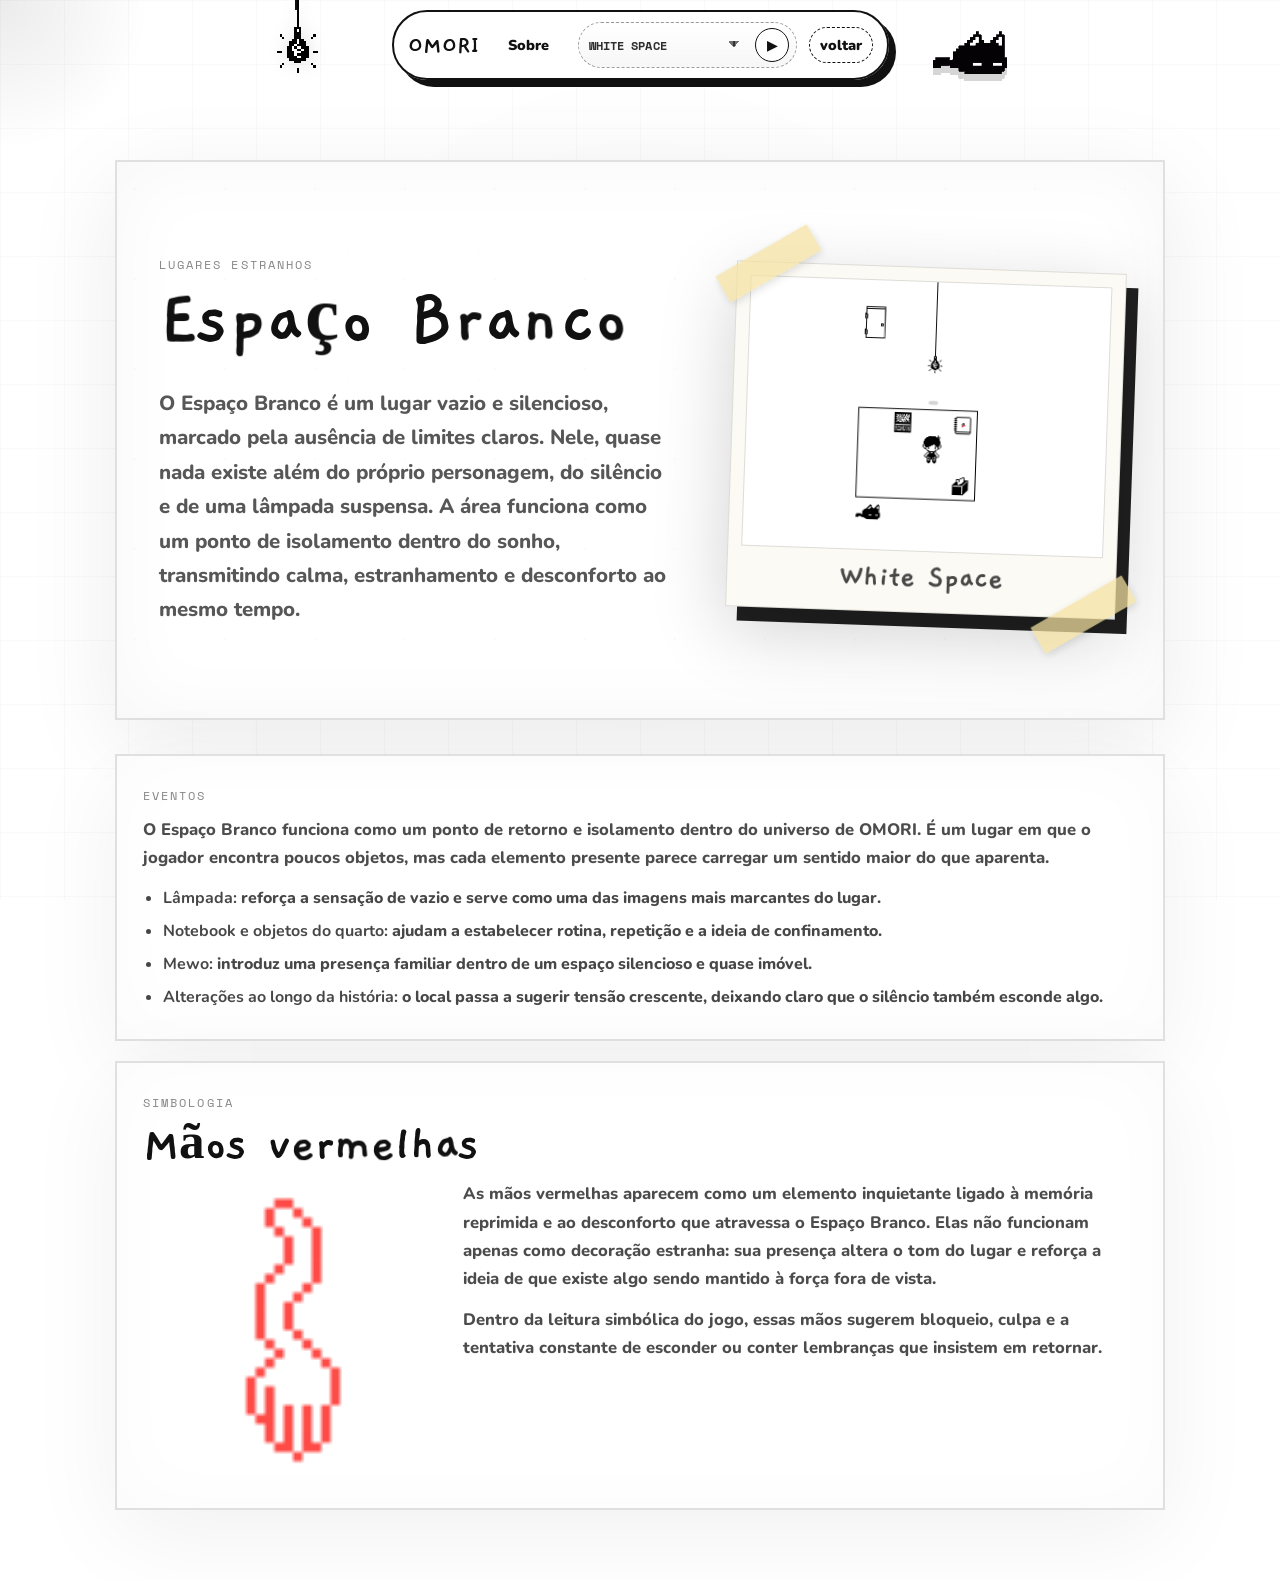
<file: white-space.html>
<!DOCTYPE html>
<html lang="pt-BR">
<head>
  <meta charset="UTF-8" />
  <meta name="viewport" content="width=device-width, initial-scale=1.0" />
  <title>OMORI | Espaço Branco</title>
  <link rel="preconnect" href="https://fonts.googleapis.com" />
  <link rel="preconnect" href="https://fonts.gstatic.com" crossorigin />
  <link href="https://fonts.googleapis.com/css2?family=Gaegu:wght@400;700&family=Nunito:wght@400;700;900&family=Space+Mono:wght@400;700&display=swap" rel="stylesheet" />
  <link rel="icon" href="assets/images/omori_icon.gif" type="image/gif" />
  <link rel="stylesheet" href="white-space.css" />
</head>
<body id="top">
  <div class="cursor-light" id="cursorLight"></div>
  <div class="top-scroll-blur" aria-hidden="true"></div>

  <header class="site-header">
      <button class="white-lamp" id="whiteLamp" type="button" aria-label="Examinar lâmpada do Espaço Branco">
        <img src="assets/images/lightbulb.webp" alt="Lâmpada pendurada" />
      </button>
    <div class="nav-pill white-nav-pill">
      <a class="brand" href="#top">OMORI</a>

      <nav class="nav white-nav" aria-label="Navegação do Espaço Branco">
        <a href="#sobre">Sobre</a>
      </nav>

      <div class="music-box white-music-box" aria-label="Músicas do Espaço Branco">
        <label class="sr-only" for="whiteMusicSelect">Escolher música</label>
        <select id="whiteMusicSelect">
          <option value="assets/audio/OMORI OST - 002 WHITE SPACE [Extended] [ZzaSOis0_VU].mp3">WHITE SPACE</option>
          <option value="assets/audio/OMORI OST - 004 Spaces In-between [ljAyy-dhAz0](1).mp3">Spaces In-between</option>
          <option value="assets/audio/OMORI OST - 012 Trees... - (320 Kbps).mp3">Trees...</option>
          <option value="assets/audio/faraway-park-theme.mp3">By Your Side</option>
          <option value="assets/audio/hobbeez-theme.mp3">Bargain Bin Boys</option>
          <option value="assets/audio/OMORI OST - 092 Dear Little Brother.mp3">Dear Little Brother</option>
          <option value="assets/audio/OMORI OST - 015 Tussle Among Trees.mp3">Tussle Among Trees</option>
        </select>
        <button class="sound-btn white-sound-btn" id="whiteSoundBtn" type="button" aria-label="Tocar ou pausar música">▶</button>
      </div>

      <a class="back-link" href="index.html#mundos">voltar</a>
    </div>

    <button class="mewo-dock" id="mewoBtn" type="button" aria-label="Mewo">
      <img src="assets/images/mewo.gif" alt="Mewo" />
      <span id="mewoMessage">Esperando algo acontecer?</span>
    </button>
  </header>

  <main class="white-space-page">
    <section class="white-room">
      <div class="white-noise" aria-hidden="true"></div>
      <div class="white-content">
        <div class="white-text" id="sobre">
          <span class="tag">lugares estranhos</span>
          <h1 class="white-room-title soft-glitch-title">Espaço Branco</h1>
          <p class="white-description">
            O Espaço Branco é um lugar vazio e silencioso, marcado pela ausência de limites claros. Nele, quase nada existe além do próprio personagem, do silêncio e de uma lâmpada suspensa. A área funciona como um ponto de isolamento dentro do sonho, transmitindo calma, estranhamento e desconforto ao mesmo tempo.
          </p>
        </div>

        <figure class="white-polaroid">
          <span class="tape tape-left"></span>
          <span class="tape tape-right"></span>
          <img src="assets/images/espacobranco.png" alt="Espaço Branco" />
          <figcaption>White Space</figcaption>
        </figure>
      </div>

    </section>

    <section class="white-extra-section" id="eventos">
      <div class="white-extra-grid">
        <article class="white-detail-card">
          <span class="tag">eventos</span>
                    <p>
            O Espaço Branco funciona como um ponto de retorno e isolamento dentro do universo de OMORI. É um lugar em que o jogador encontra poucos objetos, mas cada elemento presente parece carregar um sentido maior do que aparenta.
          </p>
          <ul class="white-event-list">
            <li><strong>Lâmpada:</strong> reforça a sensação de vazio e serve como uma das imagens mais marcantes do lugar.</li>
            <li><strong>Notebook e objetos do quarto:</strong> ajudam a estabelecer rotina, repetição e a ideia de confinamento.</li>
            <li><strong>Mewo:</strong> introduz uma presença familiar dentro de um espaço silencioso e quase imóvel.</li>
            <li><strong>Alterações ao longo da história:</strong> o local passa a sugerir tensão crescente, deixando claro que o silêncio também esconde algo.</li>
          </ul>
        </article>

        <article class="white-detail-card redhands-card">
          <span class="tag">simbologia</span>
          <h2 class="soft-glitch-title">Mãos vermelhas</h2>
          <div class="redhands-layout">
            <figure class="redhands-figure" id="redHandsFigure">
              <img id="redHandsImage" src="assets/images/redhands.webp" alt="Mãos vermelhas do Espaço Branco" />
              <div class="redhands-fallback" id="redHandsFallback">adicione “redhands.webp” em assets/images para exibir a imagem aqui</div>
            </figure>

            <div class="redhands-copy">
              <p>
                As mãos vermelhas aparecem como um elemento inquietante ligado à memória reprimida e ao desconforto que atravessa o Espaço Branco. Elas não funcionam apenas como decoração estranha: sua presença altera o tom do lugar e reforça a ideia de que existe algo sendo mantido à força fora de vista.
              </p>
              <p>
                Dentro da leitura simbólica do jogo, essas mãos sugerem bloqueio, culpa e a tentativa constante de esconder ou conter lembranças que insistem em retornar.
              </p>
            </div>
          </div>
        </article>
      </div>
    </section>
  </main>

  <div id="lightbulb-modal" class="lightbulb-modal" aria-hidden="true">
    <div class="lightbulb-modal-box" role="dialog" aria-modal="true" aria-label="Lâmpada do Espaço Branco">
      <button id="lightbulb-close" class="lightbulb-close" type="button" aria-label="Fechar">×</button>
      <div class="lightbulb-scene">
        <img class="lightbulb-view" src="assets/images/lightbulb-view.webp" alt="Lâmpada do Espaço Branco" />
        <div class="lightbulb-dialog">
          <img src="assets/images/output.png" alt="" class="lightbulb-dialog-box" />
          <p id="lightbulb-dialog-text" class="lightbulb-dialog-text"></p>
        </div>
      </div>
    </div>
  </div>

  <audio id="bgMusic" preload="none"></audio>
  <audio id="mewoAudio" preload="none" src="assets/audio/omori-meow.mp3"></audio>
  <audio id="textboxAudio" preload="none" src="assets/audio/Talking (Text Box) _ OMORI SFX [kc4WYXwDgV4].mp3"></audio>
  <script src="white-space.js"></script>
</body>
</html>
</file>
<file: white-space.css>
:root {
  --ink: #111;
  --paper: #fff;
  --line: rgba(0,0,0,.18);
}

* { box-sizing: border-box; }
html { scroll-behavior: smooth; }
body {
  min-height: 100vh;
  margin: 0;
  color: var(--ink);
  background: #fff;
  font-family: "Nunito", system-ui, sans-serif;
  overflow-x: hidden;
}

body::before {
  content: "";
  position: fixed;
  inset: 0;
  background:
    radial-gradient(circle at 50% 45%, rgba(0,0,0,.025), transparent 22rem),
    linear-gradient(90deg, rgba(0,0,0,.025) 1px, transparent 1px),
    linear-gradient(rgba(0,0,0,.018) 1px, transparent 1px);
  background-size: auto, 64px 64px, 64px 64px;
  pointer-events: none;
  z-index: -2;
}

.cursor-light {
  position: fixed;
  width: 340px;
  height: 340px;
  border-radius: 50%;
  pointer-events: none;
  transform: translate(-50%, -50%);
  background: radial-gradient(circle, rgba(0,0,0,.08), transparent 62%);
  mix-blend-mode: multiply;
  z-index: 5;
}

.site-header {
  position: fixed;
  top: 18px;
  left: 0;
  right: 0;
  z-index: 30;
  display: flex;
  justify-content: center;
  pointer-events: none;
}

.nav-pill {
  pointer-events: auto;
  display: flex;
  align-items: center;
  gap: 18px;
  padding: 10px 14px;
  border: 2px solid #111;
  border-radius: 999px;
  background: rgba(255,255,255,.86);
  box-shadow: 7px 7px 0 #111;
  backdrop-filter: blur(8px);
}

.brand {
  color: #111;
  text-decoration: none;
  font-family: "Gaegu", cursive;
  font-weight: 700;
  font-size: 1.65rem;
}

.nav { display: flex; gap: 10px; flex-wrap: wrap; }
.nav a, .back-link {
  color: #111;
  text-decoration: none;
  font-weight: 900;
  font-size: .9rem;
  padding: 7px 10px;
  border-radius: 999px;
}
.nav a:hover, .back-link:hover { background: #111; color: #fff; }
.back-link { border: 1px dashed #111; }

.mewo-dock {
  pointer-events: auto;
  position: fixed;
  right: clamp(18px, 4vw, 54px);
  top: 72px;
  appearance: none;
  border: 0;
  background: transparent;
  padding: 0;
  cursor: pointer;
  z-index: 35;
}

.mewo-dock img {
  width: clamp(88px, 10vw, 140px);
  image-rendering: pixelated;
  filter: drop-shadow(0 8px 0 rgba(0,0,0,.18));
}

#mewoMessage {
  position: absolute;
  right: 78%;
  top: 34%;
  min-width: 210px;
  padding: 10px 14px;
  border: 2px solid #111;
  background: #fff;
  color: #111;
  box-shadow: 5px 5px 0 #111;
  font-family: "Gaegu", cursive;
  font-size: 1.25rem;
  opacity: 0;
  transform: translateX(12px);
  transition: .35s ease;
  pointer-events: none;
}

#mewoMessage.show { opacity: 1; transform: translateX(0); }

.white-space-page {
  min-height: 100vh;
  display: grid;
  place-items: center;
  padding: 130px 22px 60px;
}

.white-room {
  position: relative;
  width: min(1050px, 100%);
  min-height: 560px;
  display: grid;
  place-items: center;
  border: 2px solid rgba(0,0,0,.12);
  background: rgba(255,255,255,.92);
  box-shadow: inset 0 0 80px rgba(0,0,0,.035), 0 24px 90px rgba(0,0,0,.08);
  overflow: hidden;
}

.white-noise {
  position: absolute;
  inset: 0;
  opacity: .45;
  background-image:
    radial-gradient(circle at 20% 30%, rgba(0,0,0,.035) 0 1px, transparent 2px),
    radial-gradient(circle at 78% 68%, rgba(0,0,0,.025) 0 1px, transparent 2px);
  background-size: 90px 90px, 130px 130px;
  animation: drift 18s linear infinite;
}
@keyframes drift { to { background-position: 220px 90px, -160px 180px; } }

.white-content {
  position: relative;
  z-index: 2;
  width: min(620px, 86%);
  text-align: center;
}
.tag {
  font-family: "Space Mono", monospace;
  text-transform: uppercase;
  letter-spacing: .18em;
  font-size: .72rem;
  color: rgba(0,0,0,.48);
}
.white-content h1 {
  margin: 10px 0;
  font-family: "Gaegu", cursive;
  font-size: clamp(4.5rem, 15vw, 12rem);
  line-height: .75;
  letter-spacing: .02em;
}
.white-content p {
  margin: 12px auto 0;
  max-width: 560px;
  color: rgba(0,0,0,.62);
  font-size: clamp(1rem, 2vw, 1.2rem);
  line-height: 1.55;
  font-weight: 800;
}
.white-line { color: #111 !important; letter-spacing: .03em; }

.white-lamp {
  position: absolute;
  top: clamp(48px, 10vw, 92px);
  right: clamp(44px, 12vw, 170px);
  z-index: 4;
  appearance: none;
  border: 0;
  background: transparent;
  padding: 0;
  cursor: pointer;
  animation: lampFloat 4.5s ease-in-out infinite;
}
.white-lamp img {
  width: clamp(58px, 8vw, 92px);
  image-rendering: pixelated;
  filter: drop-shadow(0 0 8px rgba(0,0,0,.12));
}
.white-lamp:hover img { filter: drop-shadow(0 0 16px rgba(0,0,0,.25)); }
@keyframes lampFloat { 0%,100%{ transform: translateY(0); } 50%{ transform: translateY(-8px); } }

.lightbulb-modal {
  position: fixed;
  inset: 0;
  display: flex;
  align-items: center;
  justify-content: center;
  padding: 20px;
  background: rgba(255,255,255,.86);
  opacity: 0;
  visibility: hidden;
  pointer-events: none;
  transition: opacity .32s ease, visibility .32s ease;
  z-index: 1000;
}
.lightbulb-modal.show { opacity: 1; visibility: visible; pointer-events: auto; }
.lightbulb-modal-box { position: relative; width: min(90vw, 700px); transform: scale(.985); transition: transform .32s ease; }
.lightbulb-modal.show .lightbulb-modal-box { transform: scale(1); }
.lightbulb-close {
  position: absolute;
  top: -14px;
  right: -14px;
  width: 38px;
  height: 38px;
  border: 2px solid #111;
  border-radius: 50%;
  cursor: pointer;
  font-size: 24px;
  line-height: 1;
  background: #fff;
  color: #111;
  z-index: 5;
  font-family: inherit;
}
.lightbulb-scene { position: relative; background: #fff; border: 2px solid #111; box-shadow: 8px 8px 0 #111; }
.lightbulb-view { display: block; width: 100%; height: auto; image-rendering: pixelated; }
.lightbulb-dialog { position: absolute; left: 50%; bottom: 3%; transform: translateX(-50%); width: min(92%, 640px); }
.lightbulb-dialog-box { display: block; width: 100%; image-rendering: pixelated; }
.lightbulb-dialog-text {
  position: absolute;
  left: 3%;
  top: 18%;
  width: 94%;
  margin: 0;
  color: #fff;
  font-family: "Gaegu", cursive;
  font-size: clamp(15px, 2vw, 21px);
  font-weight: 700;
  line-height: 1.25;
  white-space: pre-line;
  text-align: left;
}

@media (max-width: 760px) {
  .nav-pill { max-width: calc(100vw - 22px); justify-content: center; border-radius: 24px; flex-wrap: wrap; }
  .mewo-dock { top: 126px; right: 16px; }
  #mewoMessage { right: 58%; min-width: 175px; font-size: 1.05rem; }
  .white-space-page { padding-top: 190px; }
  .white-room { min-height: 560px; }
  .white-lamp { top: 38px; right: 38px; }
}


/* v47: reposicionamento do Espaço Branco */
.white-lamp {
  position: fixed !important;
  top: -2px !important;
  left: calc(50% - min(42vw, 360px)) !important;
  right: auto !important;
  z-index: 38 !important;
  transform-origin: top center;
}

.white-lamp::before {
  content: "";
  position: absolute;
  left: 50%;
  top: -42px;
  width: 2px;
  height: 54px;
  background: #111;
  transform: translateX(-50%);
  pointer-events: none;
}

.white-lamp img {
  width: clamp(54px, 6vw, 78px) !important;
}

.mewo-dock {
  top: 50px !important;
  right: clamp(18px, 3vw, 42px) !important;
  z-index: 39 !important;
}

.mewo-dock img {
  width: clamp(72px, 7vw, 96px) !important;
  filter: drop-shadow(0 7px 0 rgba(0,0,0,.16));
}

#mewoMessage {
  right: 96% !important;
  top: 34% !important;
}

@media (max-width: 760px) {
  .white-lamp {
    top: 4px !important;
    left: 18px !important;
  }

  .white-lamp img {
    width: 54px !important;
  }

  .mewo-dock {
    top: 116px !important;
    right: 14px !important;
  }

  .mewo-dock img {
    width: 74px !important;
  }
}


/* v48: Espaço Branco com imagem estilo polaroid e texto revisado */
.white-content {
  width: min(1040px, 92%);
  display: grid !important;
  grid-template-columns: minmax(0, 1fr) minmax(260px, 390px);
  gap: clamp(28px, 5vw, 58px);
  align-items: center;
  justify-items: center;
  text-align: left !important;
}

.white-text {
  max-width: 620px;
  justify-self: end;
}

.white-text .tag {
  text-align: left;
}

.white-text h1 {
  text-align: left;
}

.white-description {
  max-width: 620px;
  margin: 22px 0 0 !important;
  color: rgba(0,0,0,.66) !important;
  font-size: clamp(1.05rem, 1.75vw, 1.28rem) !important;
  line-height: 1.68 !important;
  font-weight: 800;
}

.white-polaroid {
  position: relative;
  width: min(390px, 100%);
  margin: 0;
  padding: 13px 13px 60px;
  border: 1px solid rgba(0,0,0,.12);
  background: #fbfaf5;
  box-shadow: 12px 14px 0 rgba(0,0,0,.88), 0 22px 70px rgba(0,0,0,.18);
  transform: rotate(2deg);
}

.white-polaroid img {
  display: block;
  width: 100%;
  border: 1px solid rgba(0,0,0,.12);
  image-rendering: pixelated;
}

.white-polaroid figcaption {
  position: absolute;
  left: 0;
  right: 0;
  bottom: 14px;
  text-align: center;
  font-family: "Gaegu", cursive;
  font-size: clamp(1.45rem, 3vw, 2rem);
  font-weight: 700;
  color: rgba(20,20,20,.78);
  transform: rotate(-1deg);
}

.white-polaroid .tape {
  position: absolute;
  width: 105px;
  height: 30px;
  background: rgba(245, 226, 160, .72);
  box-shadow: 0 3px 8px rgba(0,0,0,.12);
  z-index: 2;
}

.white-polaroid .tape-left {
  top: -14px;
  left: -22px;
  transform: rotate(-32deg);
}

.white-polaroid .tape-right {
  right: -22px;
  bottom: -12px;
  transform: rotate(-32deg);
}

@media (max-width: 860px) {
  .white-content {
    grid-template-columns: 1fr;
    text-align: center !important;
  }

  .white-text {
    justify-self: center;
  }

  .white-text .tag,
  .white-text h1 {
    text-align: center;
  }

  .white-description {
    text-align: center;
  }
}


/* v49: navbar independente do Espaço Branco */
.white-nav-pill {
  gap: 14px;
  padding: 10px 16px;
  background: rgba(255,255,255,.92);
}

.white-nav {
  gap: 8px;
}

.white-nav a {
  min-width: 74px;
  text-align: center;
}

.sr-only {
  position: absolute !important;
  width: 1px !important;
  height: 1px !important;
  padding: 0 !important;
  margin: -1px !important;
  overflow: hidden !important;
  clip: rect(0, 0, 0, 0) !important;
  white-space: nowrap !important;
  border: 0 !important;
}

.white-music-box {
  display: flex;
  align-items: center;
  gap: 8px;
  padding: 4px 4px 4px 10px;
  border: 1px dashed rgba(0,0,0,.5);
  border-radius: 999px;
  background: rgba(255,255,255,.86);
}

.white-music-box select {
  appearance: none;
  border: 0;
  outline: none;
  background: transparent;
  color: #111;
  font-family: "Space Mono", monospace;
  font-size: .82rem;
  font-weight: 700;
  min-width: 168px;
  cursor: pointer;
}

.white-sound-btn {
  min-width: 36px;
  width: 36px;
  height: 36px;
  border: 1px solid #111;
  border-radius: 50%;
  background: #fff;
  color: #111;
  font-weight: 900;
  cursor: pointer;
  transition: background .22s ease, color .22s ease, transform .22s ease;
}

.white-sound-btn:hover {
  background: #111;
  color: #fff;
  transform: translateY(-1px);
}

.white-sound-btn.is-playing {
  background: #111;
  color: #fff;
}

@media (max-width: 980px) {
  .white-nav-pill {
    flex-wrap: wrap;
    justify-content: center;
  }

  .white-music-box {
    order: 4;
  }
}

@media (max-width: 640px) {
  .white-music-box {
    width: 100%;
    justify-content: space-between;
    border-radius: 24px;
  }

  .white-music-box select {
    min-width: 0;
    width: 100%;
  }
}


/* v50: blur no topo ao rolar */
.top-scroll-blur {
  position: fixed;
  top: -14px;
  left: 0;
  right: 0;
  height: 48px;
  z-index: 26;
  pointer-events: none;
  opacity: 0;
  transform: translateY(-12px);
  backdrop-filter: blur(0px);
  -webkit-backdrop-filter: blur(0px);
  background: linear-gradient(to bottom, rgba(255,255,255,.72), rgba(255,255,255,.24), transparent);
  border-bottom: 1px solid rgba(0,0,0,0);
  transition:
    opacity .6s ease,
    transform .6s ease,
    backdrop-filter .6s ease,
    -webkit-backdrop-filter .6s ease,
    border-color .6s ease;
}

body.is-scrolled .top-scroll-blur {
  opacity: 1;
  transform: translateY(0);
  backdrop-filter: blur(8px);
  -webkit-backdrop-filter: blur(8px);
  border-bottom-color: rgba(0,0,0,.06);
}

/* v50: título menor e com tremido da página principal */
.white-room-title {
  margin: 10px 0 8px !important;
  font-size: clamp(3rem, 9vw, 6.4rem) !important;
  line-height: .88 !important;
  display: inline-block;
}

.soft-glitch-title.letter-wave .letter {
  display: inline-block;
  white-space: pre;
  will-change: transform, filter;
  opacity: 1 !important;
  animation: whiteTitleGlitch 1.06s steps(1) infinite;
}

.soft-glitch-title.letter-wave .letter:nth-child(odd) {
  animation-duration: 1s;
}

.soft-glitch-title.letter-wave .letter:nth-child(even) {
  animation-duration: 1.12s;
}

.soft-glitch-title.letter-wave .letter:nth-child(1)  { animation-delay: -0.00s; }
.soft-glitch-title.letter-wave .letter:nth-child(2)  { animation-delay: -0.05s; }
.soft-glitch-title.letter-wave .letter:nth-child(3)  { animation-delay: -0.10s; }
.soft-glitch-title.letter-wave .letter:nth-child(4)  { animation-delay: -0.16s; }
.soft-glitch-title.letter-wave .letter:nth-child(5)  { animation-delay: -0.21s; }
.soft-glitch-title.letter-wave .letter:nth-child(6)  { animation-delay: -0.27s; }
.soft-glitch-title.letter-wave .letter:nth-child(7)  { animation-delay: -0.33s; }
.soft-glitch-title.letter-wave .letter:nth-child(8)  { animation-delay: -0.39s; }
.soft-glitch-title.letter-wave .letter:nth-child(9)  { animation-delay: -0.44s; }
.soft-glitch-title.letter-wave .letter:nth-child(10) { animation-delay: -0.50s; }
.soft-glitch-title.letter-wave .letter:nth-child(11) { animation-delay: -0.56s; }
.soft-glitch-title.letter-wave .letter:nth-child(12) { animation-delay: -0.62s; }
.soft-glitch-title.letter-wave .letter:nth-child(13) { animation-delay: -0.68s; }
.soft-glitch-title.letter-wave .letter:nth-child(14) { animation-delay: -0.73s; }
.soft-glitch-title.letter-wave .letter:nth-child(15) { animation-delay: -0.79s; }
.soft-glitch-title.letter-wave .letter:nth-child(16) { animation-delay: -0.84s; }

@keyframes whiteTitleGlitch {
  0% {
    transform: translate(0, 0) scale(1);
    filter: blur(0);
  }
  20% {
    transform: translate(.8px, -.9px) scale(1.02);
    filter: blur(.14px);
  }
  38% {
    transform: translate(-.9px, .5px) scale(.99);
    filter: blur(0);
  }
  55% {
    transform: translate(.7px, .7px) scale(1.012);
    filter: blur(.30px);
  }
  76% {
    transform: translate(-.7px, -.5px) scale(.996);
    filter: blur(0);
  }
  100% {
    transform: translate(0, 0) scale(1);
    filter: blur(0);
  }
}

/* v50: página do Espaço Branco com conteúdo extra */
.white-space-page {
  min-height: 100vh;
  display: flex !important;
  flex-direction: column;
  align-items: center;
  gap: 34px;
  padding: 130px 22px 70px;
}

.white-extra-section {
  width: min(1050px, 100%);
}

.white-extra-grid {
  display: grid;
  gap: 20px;
}

.white-detail-card {
  position: relative;
  padding: 28px 26px;
  border: 2px solid rgba(0,0,0,.12);
  background: rgba(255,255,255,.92);
  box-shadow: inset 0 0 80px rgba(0,0,0,.02), 0 24px 90px rgba(0,0,0,.06);
}

.white-detail-card h2 {
  margin: 8px 0 12px;
  font-family: "Gaegu", cursive;
  font-size: clamp(2rem, 4vw, 3.3rem);
  line-height: .92;
}

.white-detail-card p {
  margin: 0 0 12px;
  color: rgba(0,0,0,.70);
  font-size: 1.04rem;
  line-height: 1.7;
  font-weight: 800;
}

.white-event-list {
  margin: 10px 0 0;
  padding-left: 20px;
  color: rgba(0,0,0,.72);
  font-size: 1rem;
  line-height: 1.7;
  font-weight: 800;
}

.white-event-list li + li {
  margin-top: 6px;
}

.redhands-layout {
  display: grid;
  grid-template-columns: minmax(220px, 300px) 1fr;
  gap: 20px;
  align-items: center;
}

.redhands-figure {
  position: relative;
  min-height: 220px;
  margin: 0;
  border: 1px solid rgba(0,0,0,.12);
  background: rgba(250,250,250,.88);
  display: grid;
  place-items: center;
  overflow: hidden;
}

.redhands-figure img {
  display: block;
  width: 100%;
  height: 100%;
  object-fit: cover;
}

.redhands-fallback {
  display: none;
  padding: 18px;
  text-align: center;
  color: rgba(0,0,0,.48);
  font-family: "Space Mono", monospace;
  font-size: .82rem;
  line-height: 1.5;
}

.redhands-figure.is-missing .redhands-fallback {
  display: block;
}

.redhands-figure.is-missing img {
  display: none;
}

@media (max-width: 860px) {
  .redhands-layout {
    grid-template-columns: 1fr;
  }

  .white-detail-card {
    padding: 22px 18px;
  }
}


/* v51: arrumando o Espaço Branco */
.white-room-title {
  font-size: clamp(2.3rem, 6.3vw, 4.8rem) !important;
  line-height: .92 !important;
  white-space: nowrap !important;
  letter-spacing: .01em;
  text-wrap: nowrap;
  max-width: 100%;
}

/* tremido mais forte no título principal do Espaço Branco */
.white-room-title.letter-wave .letter {
  animation: whiteRoomTitleShakeV51 .78s steps(1) infinite !important;
}

.white-room-title.letter-wave .letter:nth-child(odd) {
  animation-duration: .72s !important;
}

.white-room-title.letter-wave .letter:nth-child(even) {
  animation-duration: .84s !important;
}

@keyframes whiteRoomTitleShakeV51 {
  0% {
    transform: translate(0, 0) scale(1);
    filter: blur(0);
  }
  20% {
    transform: translate(1.2px, -1.4px) scale(1.024);
    filter: blur(.18px);
  }
  36% {
    transform: translate(-1.4px, .8px) scale(.992);
    filter: blur(0);
  }
  54% {
    transform: translate(1.1px, 1px) scale(1.018);
    filter: blur(.38px);
  }
  74% {
    transform: translate(-1px, -.8px) scale(.994);
    filter: blur(0);
  }
  100% {
    transform: translate(0, 0) scale(1);
    filter: blur(0);
  }
}

/* reduzir um pouco o bloco da navbar para respirar melhor */
.white-nav-pill {
  gap: 12px !important;
  padding: 10px 14px !important;
}

.white-music-box select {
  min-width: 146px !important;
  max-width: 170px;
  font-size: .78rem !important;
}

/* sem borda/outline preta na área das mãos vermelhas */
.redhands-figure {
  border: 0 !important;
  background: transparent !important;
  box-shadow: none !important;
  outline: none !important;
  min-height: 0 !important;
}

.redhands-figure img {
  border: 0 !important;
  outline: none !important;
  box-shadow: none !important;
  background: transparent !important;
  object-fit: contain !important;
}

.redhands-card .redhands-layout {
  align-items: start;
}

/* como removemos o h2 da primeira caixa, ajustar espaçamento */
.white-detail-card .tag + p {
  margin-top: 10px;
}

/* em telas menores, permitir cair um pouco sem quebrar feio */
@media (max-width: 980px) {
  .white-room-title {
    font-size: clamp(2.15rem, 8vw, 4rem) !important;
  }
}

@media (max-width: 680px) {
  .white-room-title {
    white-space: normal !important;
    text-wrap: balance;
  }

  .white-nav-pill {
    gap: 10px !important;
  }

  .white-music-box {
    width: min(100%, 280px) !important;
  }
}


/* v52: navbar do Espaço Branco fixa no topo */
.site-header {
  position: fixed !important;
  top: 10px !important;
  left: 0 !important;
  right: 0 !important;
  z-index: 40 !important;
}

.white-space-page {
  padding-top: 150px !important;
}


/* v53: fixação real do topo do Espaço Branco */
.site-header {
  position: fixed !important;
  top: 10px !important;
  left: 0 !important;
  right: 0 !important;
  z-index: 70 !important;
  display: flex !important;
  justify-content: center !important;
  align-items: flex-start !important;
  pointer-events: none !important;
}

.site-header .nav-pill,
.site-header .mewo-dock,
.site-header .white-lamp {
  pointer-events: auto !important;
}

.site-header .nav-pill {
  position: relative !important;
  z-index: 71 !important;
}

.site-header .white-lamp {
  position: fixed !important;
  top: -2px !important;
  left: calc(50% - min(42vw, 360px)) !important;
  right: auto !important;
  z-index: 72 !important;
}

.site-header .mewo-dock {
  position: fixed !important;
  top: 50px !important;
  right: clamp(18px, 3vw, 42px) !important;
  z-index: 73 !important;
}

.white-space-page {
  padding-top: 160px !important;
}

@media (max-width: 760px) {
  .site-header .white-lamp {
    top: 4px !important;
    left: 18px !important;
  }

  .site-header .mewo-dock {
    top: 116px !important;
    right: 14px !important;
  }

  .white-space-page {
    padding-top: 198px !important;
  }
}


/* v56: pequenos ajustes finos do Espaço Branco */

/* lâmpada um pouco mais à esquerda */
.site-header .white-lamp,
.white-lamp {
  left: calc(50% - min(42vw, 360px) - 22px) !important;
}

/* mewo um pouco maior, um pouco mais alto e mais perto da navbar */
.site-header .mewo-dock,
.mewo-dock {
  top: 58px !important;
  right: clamp(88px, calc(50vw - 470px), 170px) !important;
}

.site-header .mewo-dock img,
.mewo-dock img {
  width: clamp(100px, 11vw, 152px) !important;
}

#mewoMessage {
  top: 32% !important;
}

/* dropdown de músicas mais limpo, sem mudar a estrutura da navbar */
.white-music-box {
  display: flex;
  align-items: center;
  gap: 8px;
  padding: 5px 7px 5px 10px !important;
  border: 1px dashed rgba(0,0,0,.38) !important;
  border-radius: 999px !important;
  background: linear-gradient(to bottom, rgba(255,255,255,.98), rgba(246,246,246,.94)) !important;
  box-shadow: inset 0 1px 0 rgba(255,255,255,.9);
}

.white-music-box select {
  appearance: none;
  -webkit-appearance: none;
  -moz-appearance: none;
  min-width: 152px !important;
  max-width: 178px !important;
  padding: 0 22px 0 0 !important;
  border: 0 !important;
  outline: none !important;
  background:
    linear-gradient(45deg, transparent 50%, rgba(0,0,0,.55) 50%) calc(100% - 12px) 49% / 7px 7px no-repeat,
    linear-gradient(135deg, rgba(0,0,0,.55) 50%, transparent 50%) calc(100% - 7px) 49% / 7px 7px no-repeat,
    transparent !important;
  color: rgba(17,17,17,.88) !important;
  font-family: "Space Mono", monospace !important;
  font-size: .78rem !important;
  font-weight: 700 !important;
  letter-spacing: .01em;
  cursor: pointer;
}

.white-music-box select:hover {
  color: #000 !important;
}

.white-sound-btn {
  min-width: 34px;
  width: 34px;
  height: 34px;
  border: 1px solid #111 !important;
  border-radius: 50%;
  background: #fff !important;
  color: #111 !important;
  box-shadow: 0 1px 0 rgba(255,255,255,.9) inset;
}

.white-sound-btn:hover {
  background: #111 !important;
  color: #fff !important;
  transform: translateY(-1px);
}

@media (max-width: 980px) {
  .site-header .mewo-dock,
  .mewo-dock {
    right: 44px !important;
  }
}

@media (max-width: 760px) {
  .site-header .white-lamp,
  .white-lamp {
    left: 12px !important;
  }

  .site-header .mewo-dock,
  .mewo-dock {
    top: 108px !important;
    right: 18px !important;
  }

  .site-header .mewo-dock img,
  .mewo-dock img {
    width: 90px !important;
  }

  .white-music-box select {
    min-width: 0 !important;
    max-width: none !important;
    width: 100%;
  }
}


/* v57: Mewo menor e do lado da navbar */
.site-header .mewo-dock,
.mewo-dock {
  position: fixed !important;
  top: 22px !important;
  left: calc(50% + 285px) !important;
  right: auto !important;
  transform: none !important;
  z-index: 73 !important;
}

.site-header .mewo-dock img,
.mewo-dock img {
  width: clamp(78px, 7vw, 98px) !important;
}

#mewoMessage {
  right: 96% !important;
  top: 42% !important;
}

@media (max-width: 980px) {
  .site-header .mewo-dock,
  .mewo-dock {
    left: auto !important;
    right: 24px !important;
    top: 34px !important;
  }

  .site-header .mewo-dock img,
  .mewo-dock img {
    width: 82px !important;
  }
}

@media (max-width: 760px) {
  .site-header .mewo-dock,
  .mewo-dock {
    top: 108px !important;
    right: 16px !important;
  }

  .site-header .mewo-dock img,
  .mewo-dock img {
    width: 76px !important;
  }
}
</file>
